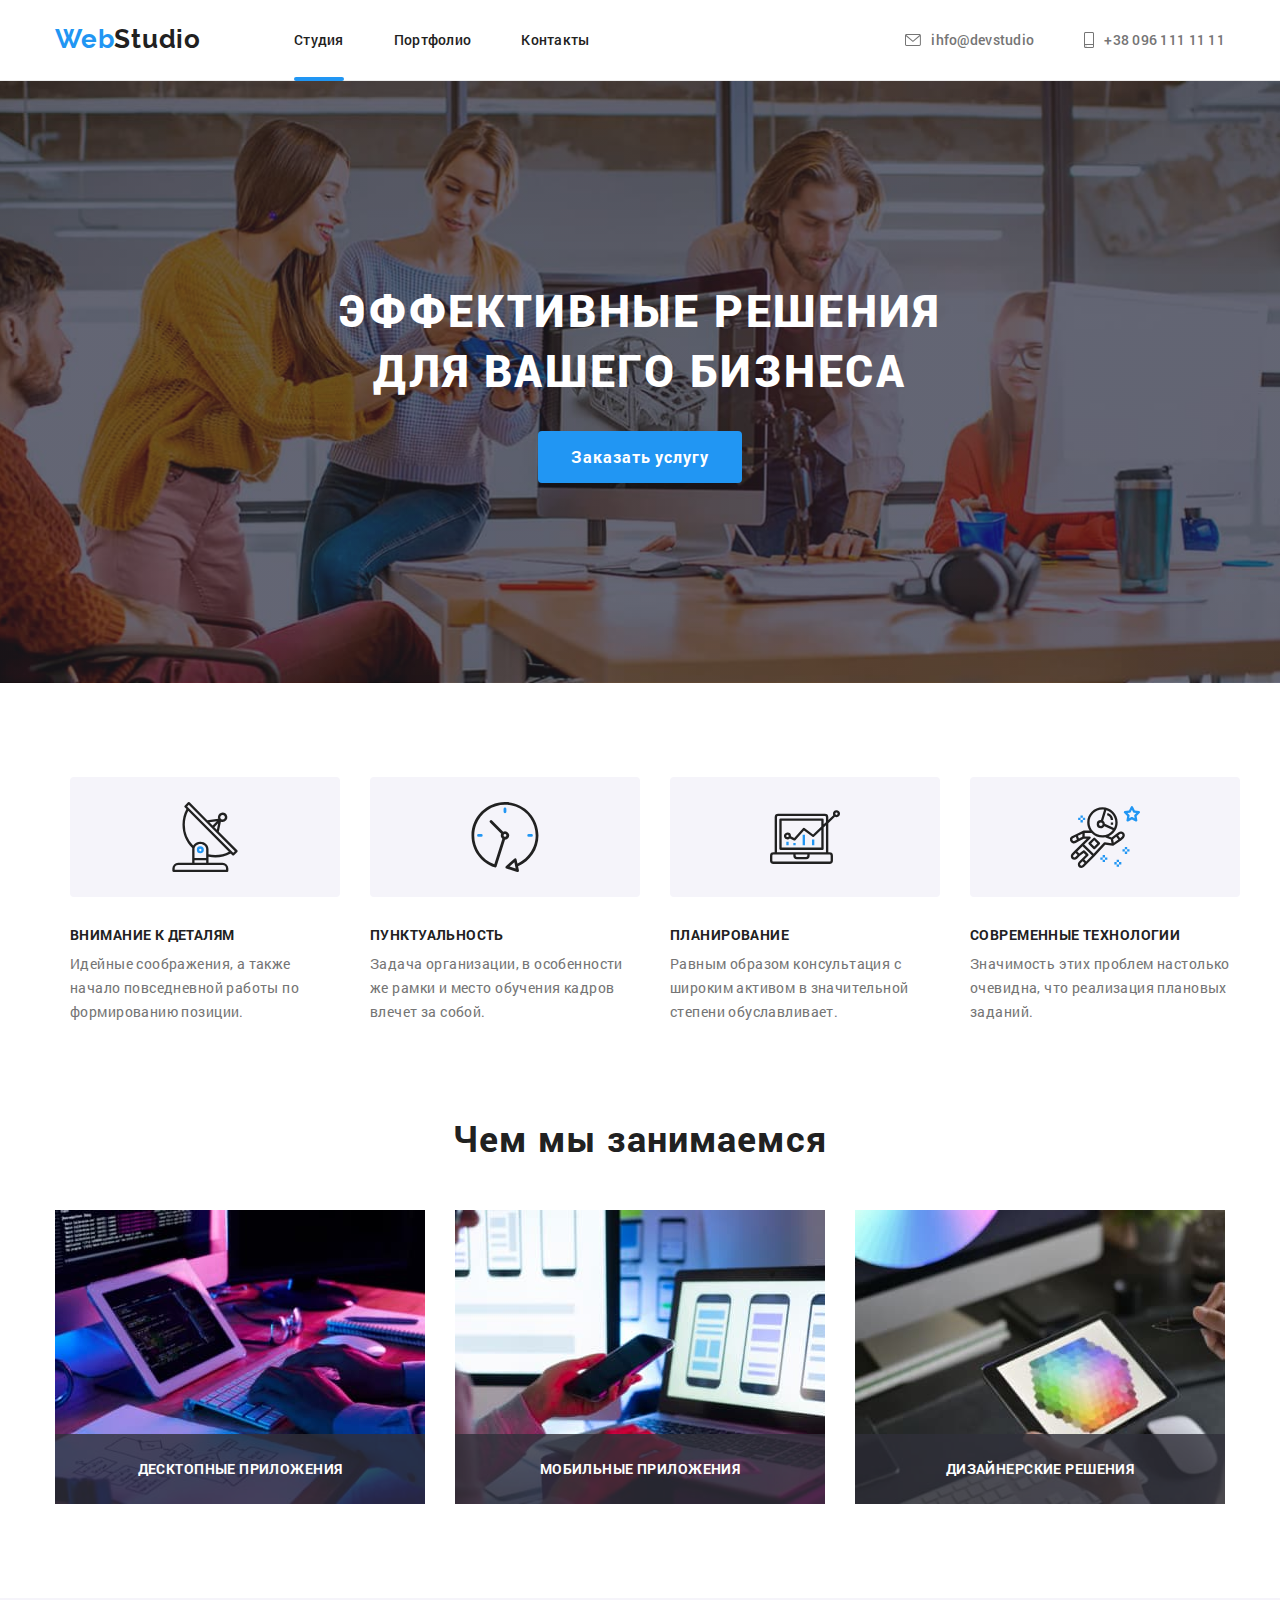
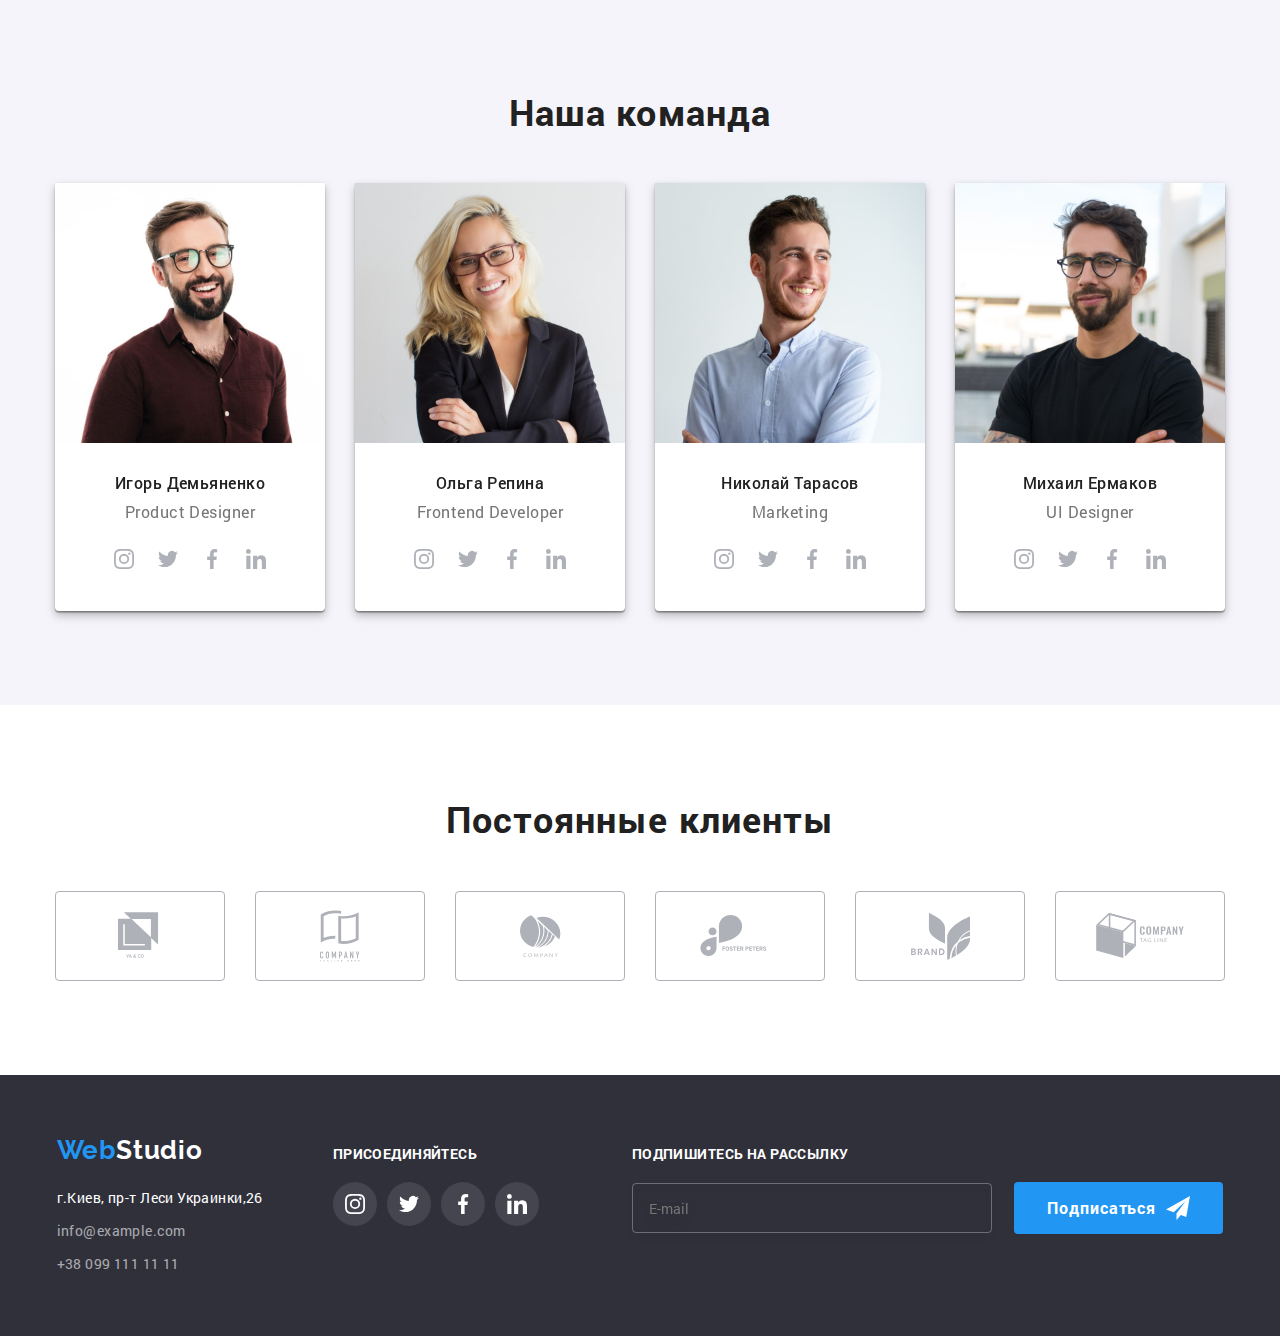
<file: index.html>
<!DOCTYPE html>
<html lang="ru">

<head>
    <meta charset="UTF-8">
    <meta http-equiv="X-UA-Compatible" content="IE=edge">
    <meta name="viewport" content="width=device-width, initial-scale=1.0">
    <title>Студия</title>
    
    <link rel="stylesheet" href="./css/main.min.css">
</head>

<body>

    <header class="page-header">
        <div class="container page-header__container">
        <nav class="page-header__nav">
            <div class="page-header__navigation">
            <a href="#" class="logo page-header__logo">Web<span class="logo__header">Studio</span></a>
            <ul class="site-nav">
                <li class="site-nav__nav-item"><a href="#" class="site-nav__link site-nav__link--current">Студия</a></li>
                <li class="site-nav__nav-item"><a href="./portfolio.html" class="site-nav__link">Портфолио</a></li>
                <li class="site-nav__nav-item"><a href="#" class="site-nav__link">Контакты</a></li>
            </ul>
            </div>
        </nav>
            <div class="contacts-content">
            <ul class="contacts">
            <li class="contacts__item">
                <a href="mailto:ihfo@devstudio" class="contacts__link">
                <svg class="contacts__icon" width="16" height="12">
                    <use href="./images/icons.svg#icon-envelope"  >
                    </use>
                </svg>
                ihfo@devstudio</a>
            </li>

            <li class="contacts__item">
                <a href="tel:+380961111111" class="contacts__link">
                <svg class="contacts__icon" width="10" height="16">
                    <use href="./images/icons.svg#icon-smartphone" >
                    </use>
                    </svg>
                     +38 096 111 11 11</a>
                </li>
             </ul>
             </div>
        </div>
    </header>

    <main>
        <!-- hero -->
        <section class="hero">
            <h1 class="hero__title">ЭФФЕКТИВНЫЕ РЕШЕНИЯ <br> ДЛЯ ВАШЕГО БИЗНЕСА
            </h1>
            <button type="button" class="hero__button" data-modal-open>Заказать услугу</button>
        </section>
        <!-- /hero -->
        <!-- description -->
        
        <section class="feature">
            <div class="container">
    
                <ul class="features">
                    <li class="feature__item">
                        <div class="feature__icons">
                            <svg class="features__icon">
                            <use href="./images/icons.svg#icon-antenna">
                            </use>
                            </svg>
                        </div>
                        <h3 class="feature__title">Внимание к деталям</h3>
                        <p class="feature__text">Идейные соображения, а также начало повседневной работы по формированию позиции.</p>
                    </li>

                    <li class="feature__item">
                        <div class="feature__icons">
                            <svg class="features__icon">
                            <use href="./images/icons.svg#icon-clock">
                            </use>
                            </svg>
                        </div>
                        <h3 class="feature__title">Пунктуальность</h3>
                        <p class="feature__text">Задача организации, в особенности же рамки и место обучения кадров влечет за собой.</p>
                    </li>

                    <li class="feature__item">
                        <div class="feature__icons">
                            <svg class="features__icon">
                            <use href="./images/icons.svg#icon-diagram">
                            </use>
                            </svg>
                        </div>
                        <h3 class="feature__title">Планирование</h3>
                        <p class="feature__text">Равным образом консультация с широким активом в значительной степени обуславливает.</p>
                    </li>

                    <li class="feature__item">
                        <div class="feature__icons">
                            <svg class="features__icon">
                            <use href="./images/icons.svg#icon-astronaut">
                            </use>
                            </svg>
                        </div>
                        <h3 class="feature__title">Современные технологии</h3>
                        <p class="feature__text">Значимость этих проблем настолько очевидна, что реализация плановых заданий.</p>
                    </li>
                </ul>
                </div>
            </section>
            
        <!-- /description -->
        <!-- do -->
                <section class="working">
                <div class="container">
                <h2 class="working__title">
                    Чем мы занимаемся
                </h2>
                <ul class="working__list">
                    <li class="working__item">
                        <div class="working_content">
                        <img src="./images/box1.jpg" alt="Структура" width="370" height="294">
                    <h3 class="working__subtitle">Десктопные приложения</h3>
                        </div>
                    </li>

                    <li class="working__item">
                        <div class="working_content">
                        <img src="./images/box2.jpg" alt="Стили" width="370" height="294">
                    <h3 class="working__subtitle">Мобильные приложения</h3>
                        </div>
                    </li>

                    <li class="working__item">
                        <div class="working_content">
                        <img src="./images/box3.jpg" alt="Спектр" width="370" height="294">
                    <h3 class="working__subtitle">Дизайнерские решения</h3>
                        </div>
                    </li>
                </ul>
                </div>
            </section>
            
            <!-- /do -->
            
            <!-- team -->

            
                <section class="team">
                    <div class="container">
                    <h2 class="team__title">
                        Наша команда
                    </h2>
                    <ul class="team__list">
                        <li class="team__item">
                                    <div class="team__thumb">
                                    <img src="./images/img1.jpg" alt="Демьяненко" width="270" height="260">
                                    </div>
                                    <div class="team__content">
                                    <h3 class="team__name">Игорь Демьяненко</h3>
                                    <p class="team__specialty">Product Designer</p>
                                <ul class="socials">
                                    <li class="socials__item">
                                        <a href="#" class="socials__link" aria-label="Инстаграм">
                                            <svg class="socials__icon" width="20" height="20">
                                                <use href="./images/icons.svg#icon-instagram">
                                                </use>
                                            </svg>
                                        </a>
                                    </li>
                                
                                    <li class="socials__item">
                                        <a href="#" class="socials__link" aria-label="Твиттер">
                                            <svg class="socials__icon" width="20" height="20">
                                                <use href="./images/icons.svg#icon-twitter">
                                                </use>
                                            </svg>
                                        </a>
                                    </li>
                                
                                    <li class="socials__item">
                                        <a href="#" class="socials__link" aria-label="Фейсбук">
                                            <svg class="socials__icon" width="20" height="20">
                                                <use href="./images/icons.svg#icon-facebook">
                                                </use>
                                            </svg>
                                        </a>
                                    </li>
                                
                                    <li class="socials__item">
                                        <a href="#" class="socials__link" aria-label="ЛинкедИн">
                                            <svg class="socials__icon" width="20" height="20">
                                                <use href="./images/icons.svg#icon-linkedin">
                                                </use>
                                            </svg>
                                        </a>
                                    </li>
                                </ul>
                                </div>
                                
                                </li>

                        <li class="team__item">
                                    <div class="team__thumb">
                                    <img src="./images/img2.jpg" alt="Репина" width="270" height="260">
                                </div>
                                    <div class="team__content">
                                    <h3 class="team__name">Ольга Репина</h3>
                                    <p class="team__specialty">Frontend Developer</p>
                                <ul class="socials">
                                    <li class="socials__item">
                                        <a href="#" class="socials__link" aria-label="Инстаграм">
                                            <svg class="socials__icon" width="20" height="20">
                                                <use href="./images/icons.svg#icon-instagram">
                                                </use>
                                            </svg>
                                        </a>
                                    </li>
                                
                                    <li class="socials__item">
                                        <a href="#" class="socials__link" aria-label="Твиттер">
                                            <svg class="socials__icon" width="20" height="20">
                                                <use href="./images/icons.svg#icon-twitter">
                                                </use>
                                            </svg>
                                        </a>
                                    </li>
                                
                                    <li class="socials__item">
                                        <a href="#" class="socials__link" aria-label="Фейсбук">
                                            <svg class="socials__icon" width="20" height="20">
                                                <use href="./images/icons.svg#icon-facebook">
                                                </use>
                                            </svg>
                                        </a>
                                    </li>
                                
                                    <li class="socials__item">
                                        <a href="#" class="socials__link" aria-label="ЛинкедИн">
                                            <svg class="socials__icon" width="20" height="20">
                                                <use href="./images/icons.svg#icon-linkedin">
                                                </use>
                                            </svg>
                                        </a>
                                    </li>
                                </ul>
                                </div>
                                
                                </li>

                        <li class="team__item">
                                    <div class="team__thumb">
                                    <img src="./images/img3.jpg" alt="Тарасов" width="270" height="260">
                                </div>
                                    <div class="team__content">
                                    <h3 class="team__name">Николай Тарасов</h3>
                                    <p class="team__specialty">Marketing</p>
                                 <ul class="socials">
                                    <li class="socials__item">
                                        <a href="#" class="socials__link" aria-label="Инстаграм">
                                            <svg class="socials__icon" width="20" height="20">
                                                <use href="./images/icons.svg#icon-instagram">
                                                </use>
                                            </svg>
                                        </a>
                                    </li>
                                
                                    <li class="socials__item">
                                        <a href="#" class="socials__link" aria-label="Твиттер">
                                            <svg class="socials__icon" width="20" height="20">
                                                <use href="./images/icons.svg#icon-twitter">
                                                </use>
                                            </svg>
                                        </a>
                                    </li>
                                
                                    <li class="socials__item">
                                        <a href="#" class="socials__link" aria-label="Фейсбук">
                                            <svg class="socials__icon" width="20" height="20">
                                                <use href="./images/icons.svg#icon-facebook">
                                                </use>
                                            </svg>
                                        </a>
                                    </li>
                                
                                    <li class="socials__item">
                                        <a href="#" class="socials__link" aria-label="ЛинкедИн">
                                            <svg class="socials__icon" width="20" height="20">
                                                <use href="./images/icons.svg#icon-linkedin">
                                                </use>
                                            </svg>
                                        </a>
                                    </li>
                                </ul>
                                </div>
                                
                                </li>
                                
                        <li class="team__item">
                                    <div class="team__thumb">
                                    <img src="./images/img4.jpg" alt="Ермаков" width="270" height="260">
                                </div>
                                    <div class="team__content">
                                    <h3 class="team__name">Михаил Ермаков</h3>
                                    <p class="team__specialty">UI Designer</p>
                                <ul class="socials">
                                    <li class="socials__item">
                                        <a href="#" class="socials__link" aria-label="Инстаграм">
                                            <svg class="socials__icon" width="20" height="20">
                                                <use href="./images/icons.svg#icon-instagram">
                                                </use>
                                            </svg>
                                        </a>
                                    </li>
                                
                                    <li class="socials__item">
                                        <a href="#" class="socials__link" aria-label="Твиттер">
                                            <svg class="socials__icon" width="20" height="20">
                                                <use href="./images/icons.svg#icon-twitter">
                                                </use>
                                            </svg>
                                        </a>
                                    </li>
                                
                                    <li class="socials__item">
                                        <a href="#" class="socials__link" aria-label="Фейсбук">
                                            <svg class="socials__icon" width="20" height="20">
                                                <use href="./images/icons.svg#icon-facebook">
                                                </use>
                                            </svg>
                                        </a>
                                    </li>
                                
                                    <li class="socials__item">
                                        <a href="#" class="socials__link" aria-label="ЛинкедИн">
                                            <svg class="socials__icon" width="20" height="20">
                                                <use href="./images/icons.svg#icon-linkedin">
                                                </use>
                                            </svg>
                                        </a>
                                    </li>
                                </ul>
                                </div>
                                
                                </li>
                    </ul>
                    </div>
                </section>
            
            <!-- /team -->
       <!-- clients -->
       
    <section class="regular--clients">
       <div class="container">
            <h2 class="regular__clients-title">
               Постоянные клиенты
           </h2>
           <ul class="regular-clients__list">
               <li class="regular-clients__item"> 
                <a href="#" class="regular-clients__link">
                    <svg class="regular-clients__icon" width="44.27px" height="49.23px">
                    <use href="./images/icons.svg#icon-logo1">
                    </use>
                    </svg>
                </a>
                </li>

            <li class="regular-clients__item">
                    <a href="#" class="regular-clients__link">
                    <svg class="regular-clients__icon" width="40px" height="52px">
                        <use href="./images/icons.svg#icon-logo2">
                        </use>
                    </svg>
                    </a>
            </li>

            <li class="regular-clients__item">
                    <a href="#" class="regular-clients__link">
                    <svg class="regular-clients__icon" width="41px" height="42.6px">
                        <use href="./images/icons.svg#icon-logo3">
                        </use>
                    </svg>
                    </a>
            </li>

            <li class="regular-clients__item">
                    <a href="#" class="regular-clients__link">
                    <svg class="regular-clients__icon" width="79.66px" height="42.02px">
                        <use href="./images/icons.svg#icon-logo4">
                        </use>
                    </svg>
                    </a>
                
            </li>

            <li class="regular-clients__item">
                    <a href="#" class="regular-clients__link">
                    <svg class="regular-clients__icon" width="59px" height="47px">
                        <use href="./images/icons.svg#icon-logo5">
                        </use>
                    </svg>
                    </a>
                
            </li>

            <li class="regular-clients__item">
                    <a href="#" class="regular-clients__link">
                    <svg class="regular-clients__icon" width="88.48px" height="45.44px">
                        <use href="./images/icons.svg#icon-logo6">
                        </use>
                    </svg>
                    </a>
                
            </li>
           </ul>

        </div>
        </section>
       <!-- /clients -->
    </main>

    
        <footer class="page-footer">
            
            <!-- contacts -->
            
                <div class="container page-footer__content">
                    <section class="address">
                <a href="#" class="logo">Web<span class="logo__footer">Studio</span></a>
                <address class="address__content">
                    <p class="address__text"> г.Киев, пр-т Леси Украинки,26</p>
                    <ul class="address__list">
                        <li class="address__item">
                            <a href="mailto:info@example.com" class="address__link">info@example.com</a>
                        </li>
                        <li class="address__item">
                            <a href="tel:+380991111111" class="address__link">+38 099 111 11 11</a>
                        </li>
                    </ul>
                </address>
                
                </section>
                <section class="join">
                    <h3 class="join__title">Присоединяйтесь</h3>
                    <ul class="join__list">
                        <li class="join__item">
                            <a href="" class="join__link" aria-label="Инстаграм">
                                <svg class="join__icon">
                                    <use href="./images/icons.svg#icon-instagram"></use>
                                </svg>
                            </a>
                        </li>
                        <li class="join__item">
                            <a href="" class="join__link" aria-label="Твиттер">
                                <svg class="join__icon">
                                    <use href="./images/icons.svg#icon-twitter"></use>
                                </svg>
                            </a>
                        </li>
                        <li class="join__item">
                            <a href="" class="join__link" aria-label="Фейсбук">
                                <svg class="join__icon">
                                    <use href="./images/icons.svg#icon-facebook"></use>
                                </svg>
                            </a>
                        </li>
                        <li class="join__item">
                            <a href="" class="join__link" aria-label="Линкедин">
                                <svg class="join__icon">
                                    <use href="./images/icons.svg#icon-linkedin"></use>
                                </svg>
                            </a>
                        </li>
                    </ul>
                </section>
                <section class="subscribe">
                    <h3 class="subscribe__title">Подпишитесь на рассылку</h3>
                    <form class="subscribe__form">
                        <input type="email" name="mail" class="subscribe__input" autocomplete="off" placeholder="E-mail"> 
                        <button type="submit" class="subscribe__button">Подписаться
                           <svg class="subscribe__icon">
                            <use href="./images/icons.svg#icon-send">

                            </use>

                            </svg> 
                        </button>                       
                    </form>

                </section>
                </div>
            <!-- /contacts -->
            
        </footer>
    <div class="backdrop is-hidden" data-modal>
        <div class="modal">
            <button type="button" class="modal__button--close" data-modal-close>
                <svg class="modal__icon-close" >
                    <use href="./images/icons.svg#icon-closex">
                    </use>
                    </svg>
            </button>
            <h2 class="modal__title">Оставьте свои данные, мы вам перезвоним</h2>
            <form class="modal__form">
                <div class="modal__content">
                <div class="form">
                    <label for="name" class="form__lable">Имя</label>
                    <input type="text" name="name" id="name" autocomplete="off" class="form__input">
                    <svg class="form__icon name">
                        <use href="./images/icons.svg#icon-person-black"></use>
                    </svg>
                </div>
                <div class="form">
                    <label for="tel" class="form__lable">Телефон</label>
                    <input type="tel" name="tel" id="tel" autocomplete="off" class="form__input">
                    <svg class="form__icon tel">
                        <use href="./images/icons.svg#icon-phone-black"></use>
                    </svg>
                </div>
                
                <div class="form">
                    <label for="mail" class="form__lable">Почта</label>
                    <input type="email" name="mail" id="mail" autocomplete="off" class="form__input">
                    <svg class="form__icon email">
                        <use href="./images/icons.svg#icon-email-black"></use>
                    </svg>
                </div>
                
                <label for="comment" class="form__lable">Комментарий</label>
                <textarea name="comment" id="comment" class="form__textarea" placeholder="Введите текст"></textarea>
                
                <div class="checkbox">
                    <input type="checkbox" name="policy" id="policy" class="checkbox__icon visually-hidden">
                    <label for="policy" class="checkbox__lable">Соглашаюсь с рассылкой и принимаю <a href="" class="checkbox__policy-link">Условия договора</a></label>
                              
                </div>
                </div>
                
                <button type="submit" class="modal__button">Отправить</button>
            </form>
        </div>

    </div>
    <script src="./js/modal.js">
    </script>

</body>

</html>
</file>
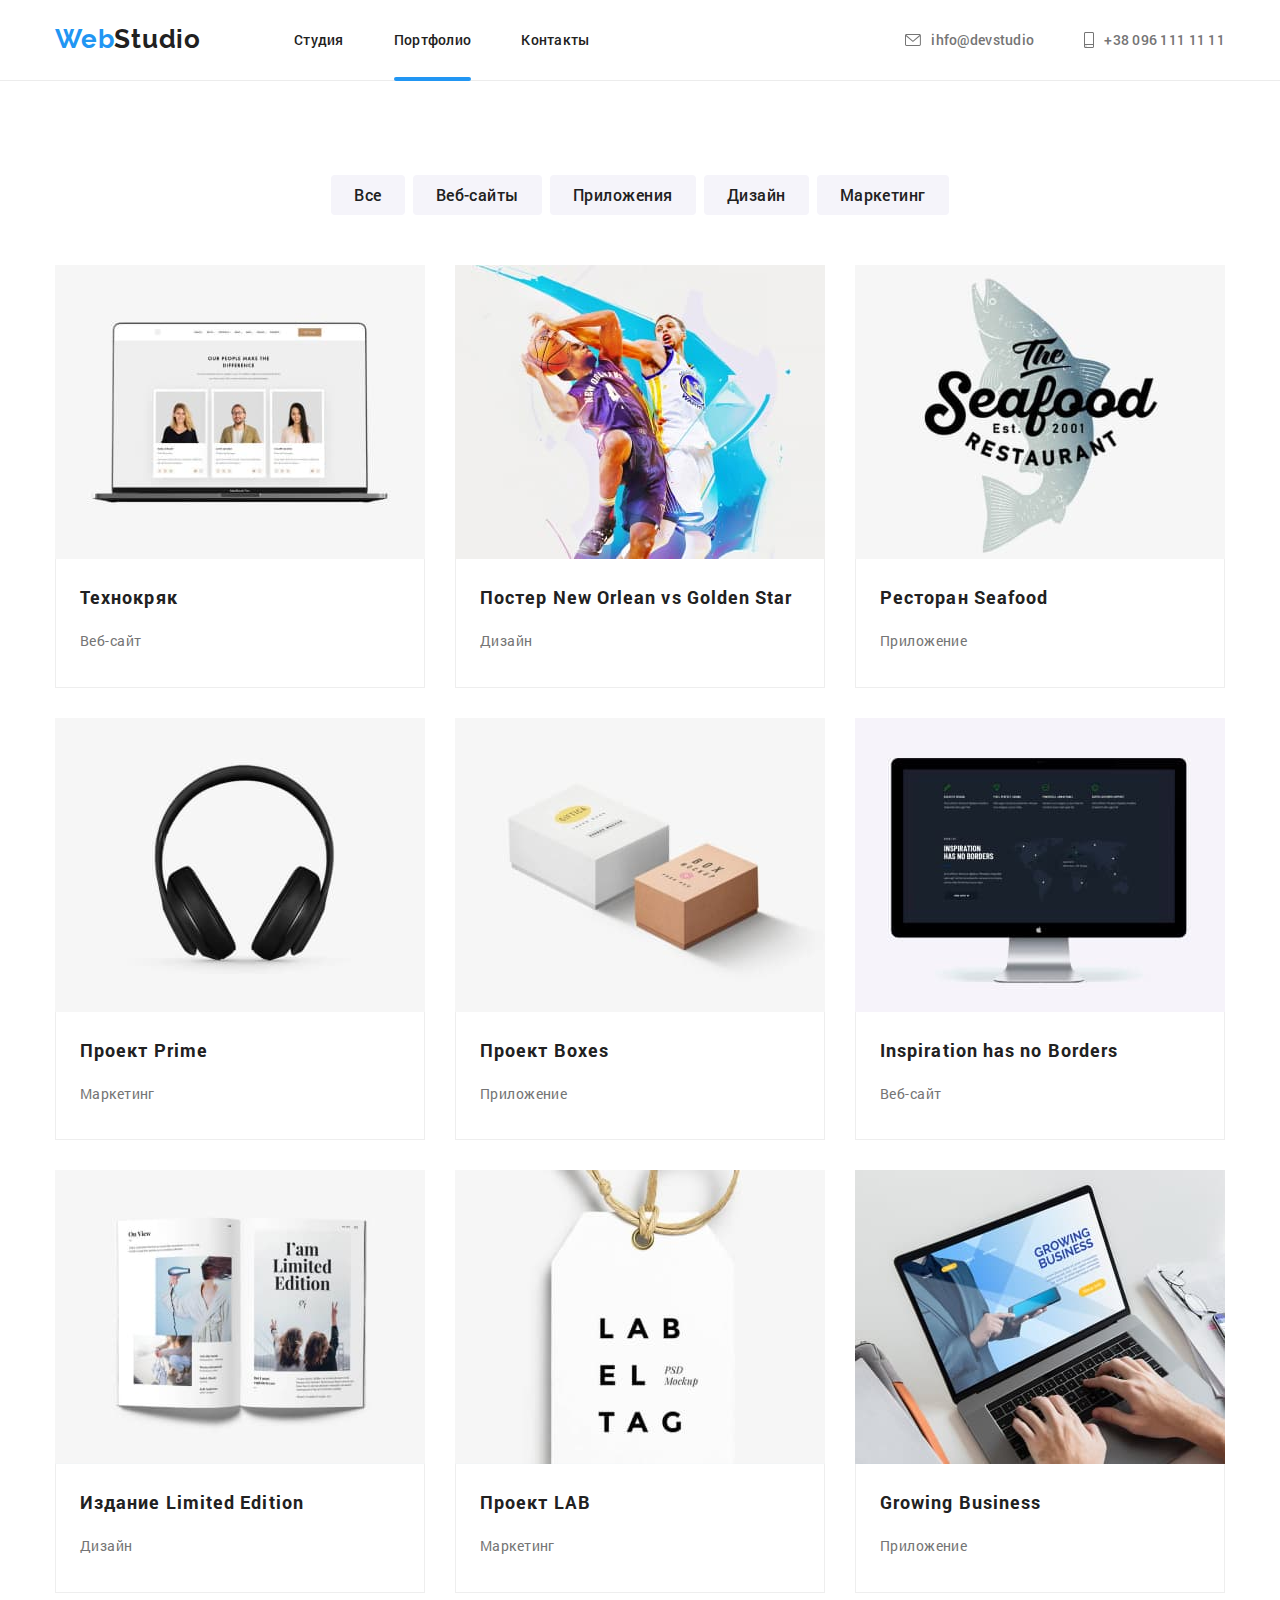
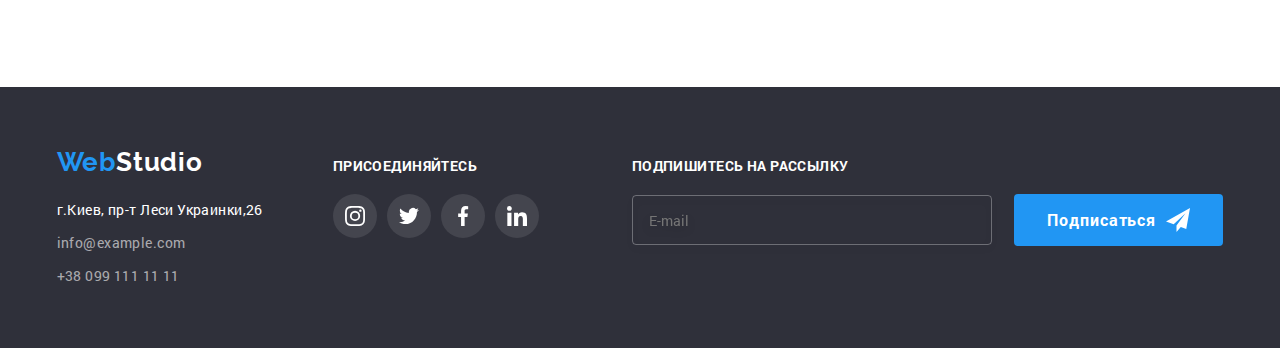
<file: portfolio.html>
<!DOCTYPE html>
<html lang="ru">

<head>
    <meta charset="UTF-8">
    <meta http-equiv="X-UA-Compatible" content="IE=edge">
    <meta name="viewport" content="width=device-width, initial-scale=1.0">
    <title>Портфолио</title>
  
    <link rel="stylesheet" href="./css/portfolio.min.css">
</head>

<body>
    <header class="page-header">
        <div class="container page-header__container">
            <nav class="page-header__nav">
                <div class="page-header__navigation">
                    <a href="#" class="logo page-header__logo">Web<span class="logo__header">Studio</span></a>
                    <ul class="site-nav">
                        <li class="site-nav__nav-item"><a href="./index.html" class="site-nav__link">Студия</a>
                        </li>
                        <li class="site-nav__nav-item"><a href="#" class="site-nav__link site-nav__link--current">Портфолио</a></li>
                        <li class="site-nav__nav-item"><a href="#" class="site-nav__link">Контакты</a></li>
                    </ul>
                </div>
            </nav>
            <div class="contacts-content">
                <ul class="contacts">
                    <li class="contacts__item">
                        <a href="mailto:ihfo@devstudio" class="contacts__link">
                            <svg class="contacts__icon" width="16" height="12">
                                <use href="./images/icons.svg#icon-envelope">
                                </use>
                            </svg>
                            ihfo@devstudio</a>
                    </li>
    
                    <li class="contacts__item">
                        <a href="tel:+380961111111" class="contacts__link">
                            <svg class="contacts__icon" width="10" height="16">
                                <use href="./images/icons.svg#icon-smartphone">
                                </use>
                            </svg>
                            +38 096 111 11 11</a>
                    </li>
                </ul>
            </div>
        </div>
    </header>

    
    <main>
        <!--  -->
        
            <section class="portfolio">
                <div class="container">
                <h2 hidden>Фильтр</h2>
                <ul class="portfolio__item">
                    <li class="portfolio__button"><button type="button" class="portfolio__button--link">Все</button></li>
                    <li class="portfolio__button"><button type="button" class="portfolio__button--link">Веб-сайты</button></li>
                    <li class="portfolio__button"><button type="button" class="portfolio__button--link">Приложения</button></li>
                    <li class="portfolio__button"><button type="button" class="portfolio__button--link">Дизайн</button></li>
                    <li class="portfolio__button"><button type="button" class="portfolio__button--link">Маркетинг</button></li>
                </ul>
                <ul class="portfolio__project">
                    <li class="portfolio__list">
                        <article class="portfolio__article">
                        <div class="portfolio__thumb"> 
                             <img src="./images/website-laptop.jpg" alt="веб-сайт технокряк" width="370" height="294">
                             <p class="portfolio__description">Технокряк это современная площадка распространения коронавируса. Компании используют эту платформу для цифрового
                                шпионажа и атак на защищённые сервера конкурентов.</p>
                        </div>
                        <div class="portfolio__card">
                            <h3 class="portfolio__subtitle">Технокряк</h3>
                            <p class="portfolio__text">Веб-сайт</p>
                        </div>
                        </article>
                    </li>

                    <li class="portfolio__list">
                        <article class="portfolio__article">
                            <div class="portfolio__thumb">
                              <img src="./images/design-poster.jpg" alt="дизайн постер" width="370" height="294">
                            <p class="portfolio__description">Технокряк это современная площадка распространения коронавируса. Компании используют эту
                                платформу для цифрового
                                шпионажа и атак на защищённые сервера конкурентов.</p>
                            </div>
                        <div class="portfolio__card">
                        <h3 class="portfolio__subtitle">Постер New Orlean vs Golden Star</h3>
                        <p class="portfolio__text">Дизайн</p>
                        </div>
                        </article>
                    </li>

                    <li class="portfolio__list">
                        <article class="portfolio__article">
                            <div class="portfolio__thumb">
                               <img src="./images/application-restaurant.jpg" alt="приложение ресторан" width="370" height="294">
                            <p class="portfolio__description">Технокряк это современная площадка распространения коронавируса. Компании используют эту
                                платформу для цифрового
                                шпионажа и атак на защищённые сервера конкурентов.</p>
                            </div>
                        <div class="portfolio__card">
                        <h3 class="portfolio__subtitle">Ресторан Seafood</h3>
                        <p class="portfolio__text">Приложение</p>
                        </div>
                        </article>
                    </li>
                    
                    <li class="portfolio__list">
                        <article class="portfolio__article">
                            <div class="portfolio__thumb">
                               <img src="./images/marketing-prime.jpg" alt="маркетинг прайм" width="370" height="294">
                                <p class="portfolio__description">Технокряк это современная площадка распространения коронавируса. Компании используют эту
                                    платформу для цифрового
                                    шпионажа и атак на защищённые сервера конкурентов.</p>
                            </div>
                        <div class="portfolio__card">
                        <h3 class="portfolio__subtitle">Проект Prime</h3>
                        <p class="portfolio__text">Маркетинг</p>
                        </div>
                        </article>
                    </li>

                    <li class="portfolio__list">
                        <article class="portfolio__article">
                            <div class="portfolio__thumb">
                             <img src="./images/application-boxes.jpg" alt="приложение коробки" width="370" height="294">
                                <p class="portfolio__description">Технокряк это современная площадка распространения коронавируса. Компании используют эту
                                    платформу для цифрового
                                    шпионажа и атак на защищённые сервера конкурентов.</p>
                            </div>
                        <div class="portfolio__card">
                        <h3 class="portfolio__subtitle">Проект Boxes</h3>
                        <p class="portfolio__text">Приложение</p>
                        </div>
                        </article>
                    </li>

                    <li class="portfolio__list">
                        <article class="portfolio__article">
                            <div class="portfolio__thumb">
                            <img src="./images/website-inspiration.jpg" alt="веб-сайт вдохновение" width="370" height="294">
                                 <p class="portfolio__description">Технокряк это современная площадка распространения коронавируса. Компании используют эту
                            платформу для цифрового
                            шпионажа и атак на защищённые сервера конкурентов.</p>
                        </div>
                        <div class="portfolio__card">
                        <h3 class="portfolio__subtitle">Inspiration has no Borders</h3>
                        <p class="portfolio__text">Веб-сайт</p>
                       </div>
                       </article>
                    </li>

                    <li class="portfolio__list">
                        <article class="portfolio__article">
                            <div class="portfolio__thumb">
                              <img src="./images/design-limited.jpg" alt="дизайн издание" width="370" height="294">
                             <p class="portfolio__description">Технокряк это современная площадка распространения коронавируса. Компании используют эту
                            платформу для цифрового
                            шпионажа и атак на защищённые сервера конкурентов.</p>
                            </div>
                        <div class="portfolio__card">
                        <h3 class="portfolio__subtitle">Издание Limited Edition</h3>
                        <p class="portfolio__text">Дизайн</p>
                        </div>
                        </article>
                    </li>

                    <li class="portfolio__list">
                        <article class="portfolio__article">
                            <div class="portfolio__thumb">
                              <img src="./images/marketing-lab.jpg" alt="маркетинг лаб" width="370" height="294">
                            <p class="portfolio__description">Технокряк это современная площадка распространения коронавируса. Компании используют эту
                                платформу для цифрового
                                шпионажа и атак на защищённые сервера конкурентов.</p>
                            </div>
                        <div class="portfolio__card">
                        <h3 class="portfolio__subtitle">Проект LAB</h3>
                        <p class="portfolio__text">Маркетинг</p>
                         
                    </div>
                        </article>
                    </li>
                    
                    <li class="portfolio__list">
                        <article class="portfolio__article">
                            <div class="portfolio__thumb">
                             <img src="./images/application-growing.jpg" alt="приложение бизнес" width="370" height="294">
                             <p class="portfolio__description">Технокряк это современная площадка распространения коронавируса. Компании используют эту
                            платформу для цифрового
                            шпионажа и атак на защищённые сервера конкурентов.</p>
                            </div>
                        <div class="portfolio__card">
                        <h3 class="portfolio__subtitle">Growing Business</h3>
                        <p class="portfolio__text">Приложение</p>
                        </div>
                        </article>
                    </li>
                </ul>
                </div>
            </section>
        
        <!--/  -->
    </main>
   
        <footer class="page-footer">
        
            <!-- contacts -->
        
            <div class="container page-footer__content">
                <section class="address">
                    <a href="#" class="logo">Web<span class="logo__footer">Studio</span></a>
                    <address class="address__content">
                        <p class="address__text"> г.Киев, пр-т Леси Украинки,26</p>
                        <ul class="address__list">
                            <li class="address__item">
                                <a href="mailto:info@example.com" class="address__link">info@example.com</a>
                            </li>
                            <li class="address__item">
                                <a href="tel:+380991111111" class="address__link">+38 099 111 11 11</a>
                            </li>
                        </ul>
                    </address>
        
                </section>
                <section class="join">
                    <h3 class="join__title">Присоединяйтесь</h3>
                    <ul class="join__list">
                        <li class="join__item">
                            <a href="" class="join__link" aria-label="Инстаграм">
                                <svg class="join__icon">
                                    <use href="./images/icons.svg#icon-instagram"></use>
                                </svg>
                            </a>
                        </li>
                        <li class="join__item">
                            <a href="" class="join__link" aria-label="Твиттер">
                                <svg class="join__icon">
                                    <use href="./images/icons.svg#icon-twitter"></use>
                                </svg>
                            </a>
                        </li>
                        <li class="join__item">
                            <a href="" class="join__link" aria-label="Фейсбук">
                                <svg class="join__icon">
                                    <use href="./images/icons.svg#icon-facebook"></use>
                                </svg>
                            </a>
                        </li>
                        <li class="join__item">
                            <a href="" class="join__link" aria-label="Линкедин">
                                <svg class="join__icon">
                                    <use href="./images/icons.svg#icon-linkedin"></use>
                                </svg>
                            </a>
                        </li>
                    </ul>
                </section>
                <section class="subscribe">
                    <h3 class="subscribe__title">Подпишитесь на рассылку</h3>
                    <form class="subscribe__form">
                        <input type="email" name="mail" class="subscribe__input" autocomplete="off" placeholder="E-mail">
                        <button type="submit" class="subscribe__button">Подписаться
                            <svg class="subscribe__icon">
                                <use href="./images/icons.svg#icon-send">
        
                                </use>
        
                            </svg>
                        </button>
                    </form>
        
                </section>
            </div>
            <!-- /contacts -->
        
        </footer>
   
</body>

</html>
</file>
<file: css/main.min.css>
@font-face{font-family:'Raleway';font-style:normal;font-weight:700;src:url("../fonts/raleway-bold.woff2") format("woff2"),url("../fonts/raleway-bold.ttf") format("ttf")}@font-face{font-family:'Roboto';font-style:normal;font-weight:400;src:url("../fonts/roboto-regular.woff2") format("woff2"),url("../fonts/roboto-regular.ttf") format("ttf")}@font-face{font-family:'Roboto';font-style:normal;font-weight:500;src:url("../fonts/roboto-medium.woff2") format("woff2"),url("../fonts/roboto-medium.ttf") format("ttf")}@font-face{font-family:'Roboto';font-style:normal;font-weight:700;src:url("../fonts/roboto-bold.woff2") format("woff2"),url("../fonts/roboto-bold.ttf") format("ttf")}@font-face{font-family:'Roboto';font-style:normal;font-weight:900;src:url("../fonts/roboto-black.woff2") format("woff2"),url("../fonts/roboto-black.ttf") format("ttf")}/*! modern-normalize v1.0.0 | MIT License | https://github.com/sindresorhus/modern-normalize */*,*::before,*::after{-webkit-box-sizing:border-box;box-sizing:border-box}:root{-moz-tab-size:4;-o-tab-size:4;tab-size:4}html{line-height:1.15;-webkit-text-size-adjust:100%}body{margin:0}body{font-family:system-ui,-apple-system,"Segoe UI",Roboto,Helvetica,Arial,sans-serif,"Apple Color Emoji","Segoe UI Emoji"}hr{height:0;color:inherit}abbr[title]{-webkit-text-decoration:underline dotted;text-decoration:underline dotted}b,strong{font-weight:bolder}code,kbd,samp,pre{font-family:ui-monospace, SFMono-Regular, Consolas, 'Liberation Mono', Menlo, monospace;font-size:1em}small{font-size:80%}sub,sup{font-size:75%;line-height:0;position:relative;vertical-align:baseline}sub{bottom:-0.25em}sup{top:-0.5em}table{text-indent:0;border-color:inherit}button,input,optgroup,select,textarea{font-family:inherit;font-size:100%;line-height:1.15;margin:0}button,select{text-transform:none}button,[type='button'],[type='reset'],[type='submit']{-webkit-appearance:button}::-moz-focus-inner{border-style:none;padding:0}:-moz-focusring{outline:1px dotted ButtonText}:-moz-ui-invalid{box-shadow:none}legend{padding:0}progress{vertical-align:baseline}::-webkit-inner-spin-button,::-webkit-outer-spin-button{height:auto}[type='search']{-webkit-appearance:textfield;outline-offset:-2px}::-webkit-search-decoration{-webkit-appearance:none}::-webkit-file-upload-button{-webkit-appearance:button;font:inherit}summary{display:list-item}img{display:block;max-width:100%;height:auto}.site-nav__link,.contacts__link,.logo,.address__link{text-decoration:none}.site-nav,.contacts,.features,.working__list,.socials,.team__list,.regular-clients__list,.address__list,.join__list{list-style:none;margin:0;padding:0}.container,.features{margin-left:auto;margin-right:auto;width:1200px;padding-left:15px;padding-right:15px}.working,.team,.regular--clients{padding:94px 0}.contacts__icon,.modal__icon-close,.name,.tel,.email,.socials__icon,.regular-clients__icon,.join__icon{fill:currentColor}body{color:#757575;background-color:#fff;font-family:Roboto,sans-serif;font-weight:400;font-size:14px;line-height:1.7;letter-spacing:.03em}.page-header{background-color:#fff;border-bottom:1px solid #ececec}.page-header__container{display:-webkit-box;display:-ms-flexbox;display:flex;-webkit-box-align:center;-ms-flex-align:center;align-items:center;-webkit-box-pack:center;-ms-flex-pack:center;justify-content:center}.page-header__navigation{display:-webkit-box;display:-ms-flexbox;display:flex;-webkit-box-align:center;-ms-flex-align:center;align-items:center;-webkit-box-pack:center;-ms-flex-pack:center;justify-content:center}.site-nav{display:-webkit-box;display:-ms-flexbox;display:flex;-webkit-box-align:center;-ms-flex-align:center;align-items:center;-webkit-box-pack:center;-ms-flex-pack:center;justify-content:center;margin-left:93px}.site-nav__nav-item+.site-nav__nav-item{margin-left:50px}.site-nav__link--current{color:#2196f3;position:relative}.site-nav__link--current::after{content:'';position:absolute;left:0;bottom:-1px;display:block;width:100%;height:4px;background-color:#2196f3;border-radius:2px}.site-nav__link{display:block;padding-top:32px;padding-bottom:32px;color:#212121;font-family:Roboto,sans-serif;font-weight:500;font-size:14px;line-height:1.14;letter-spacing:.02em;-webkit-transition:color 250ms cubic-bezier(0.4, 0, 0.2, 1);transition:color 250ms cubic-bezier(0.4, 0, 0.2, 1)}.site-nav__link:hover,.site-nav__link:focus{color:#2196f3}.contacts{display:-webkit-box;display:-ms-flexbox;display:flex;-webkit-box-align:center;-ms-flex-align:center;align-items:center;-webkit-box-pack:center;-ms-flex-pack:center;justify-content:center;margin-left:auto}.contacts__item+.contacts__item{margin-left:50px}.contacts-content{margin-left:auto}.contacts__link{display:-webkit-box;display:-ms-flexbox;display:flex;-webkit-box-align:center;-ms-flex-align:center;align-items:center;-webkit-box-pack:center;-ms-flex-pack:center;justify-content:center;color:#757575;font-family:Roboto,sans-serif;font-weight:500;font-size:14px;line-height:1.14;letter-spacing:.02em;-webkit-transition:250ms cubic-bezier(0.4, 0, 0.2, 1);transition:250ms cubic-bezier(0.4, 0, 0.2, 1)}.contacts__icon{display:block;margin-right:10px;background-size:contain;background-position:center}.contacts__link:hover,.contacts__link:focus{color:#2196f3}.contacts__link:hover,.contacts__link:focus{color:#2196f3}.logo{color:#2196f3;font-family:Raleway,sans-serif;font-weight:700;font-size:26px;line-height:1.2;letter-spacing:.03em}.logo__header{color:#212121}.logo__footer{color:#fff}.hero{padding-top:200px;padding-bottom:200px;text-align:center;background-color:#c4c4c4;max-width:1600px;margin-left:auto;margin-right:auto;background-image:-webkit-gradient(linear, left top, right top, from(rgba(47,48,58,0.4)), to(rgba(47,48,58,0.4))),url("../images/background-hero.jpg");background-image:linear-gradient(to right, rgba(47,48,58,0.4), rgba(47,48,58,0.4)),url("../images/background-hero.jpg");background-repeat:no-repeat;background-position:center;background-size:cover}.hero__title{margin-top:0;margin-bottom:30px;color:#fff;font-family:Roboto,sans-serif;font-weight:900;font-size:44px;line-height:1.36;letter-spacing:.06em}.hero__button{display:inline-block;border-radius:4px;border:1px solid transparent;padding:10px 32px;min-width:200px;color:#fff;background-color:#2196f3;font-family:Roboto,sans-serif;font-weight:700;font-size:16px;line-height:1.87;letter-spacing:.06em;cursor:pointer}.features{display:-webkit-box;display:-ms-flexbox;display:flex;-webkit-box-align:center;-ms-flex-align:center;align-items:center;-webkit-box-pack:center;-ms-flex-pack:center;justify-content:center;margin:0;padding:0;list-style:none}.feature{padding-top:94px}.feature__item{width:270px;margin-right:30px}.feature__item:nth-child(4n){margin-right:0}.feature__icons{display:-webkit-box;display:-ms-flexbox;display:flex;-webkit-box-align:center;-ms-flex-align:center;align-items:center;-webkit-box-pack:center;-ms-flex-pack:center;justify-content:center;border-radius:4px;height:120px;background-color:#f5f4fa}.features__icon{width:70px;height:70px}.feature__title{margin-top:30px;margin-bottom:10px;color:#212121;font-family:Roboto,sans-serif;font-weight:700;font-size:14px;line-height:1.14;letter-spacing:.03em;text-transform:uppercase}.feature__text{margin-top:0;margin-bottom:0}.backdrop{position:fixed;left:0;top:0;width:100%;height:100%;background-color:rgba(0,0,0,0.2);opacity:1;-webkit-transition:opacity 250ms cubic-bezier(0.4, 0, 0.2, 1);transition:opacity 250ms cubic-bezier(0.4, 0, 0.2, 1)}.backdrop.is-hidden{opacity:0;pointer-events:none}.modal{position:absolute;top:50%;left:50%;width:528px;height:581px;padding:40px;font-family:Roboto,sans-serif;font-weight:400;font-size:12px;line-height:1.16;letter-spacing:.01em;background-color:#fff;-webkit-box-shadow:0px 1px 3px rgba(0,0,0,0.12),0px 1px 1px rgba(0,0,0,0.14),0px 2px 1px rgba(0,0,0,0.2);box-shadow:0px 1px 3px rgba(0,0,0,0.12),0px 1px 1px rgba(0,0,0,0.14),0px 2px 1px rgba(0,0,0,0.2);border-radius:4px;opacity:1;-webkit-transform:translate(-50%, -50%);transform:translate(-50%, -50%);-webkit-transition:250ms cubic-bezier(0.4, 0, 0.2, 1);transition:250ms cubic-bezier(0.4, 0, 0.2, 1)}.modal__button--close{position:absolute;top:8px;right:8px;padding:0;width:30px;height:30px;border-radius:50%;background-color:#fff;border:1px solid rgba(0,0,0,0.1);cursor:pointer}.modal__button--close:hover,.modal__button--close:focus{color:#2196f3}.modal__icon-close{position:absolute;top:50%;left:50%;-webkit-transform:translate(-50%, -50%);transform:translate(-50%, -50%);width:18px;height:18px}.modal__content{display:-webkit-box;display:-ms-flexbox;display:flex;-webkit-box-align:column;-ms-flex-align:column;align-items:column;-webkit-box-pack:center;-ms-flex-pack:center;justify-content:center;width:100%}.modal__title{margin:0 0 12px;padding:0;font-family:Roboto,sans-serif;font-weight:700;font-size:20px;line-height:1.15;letter-spacing:.03em;text-align:center;color:#212121}.form{position:relative;display:-webkit-box;display:-ms-flexbox;display:flex;-webkit-box-align:column;-ms-flex-align:column;align-items:column;-webkit-box-pack:center;-ms-flex-pack:center;justify-content:center}.form__lable{position:relative;display:inline-block;margin:0 0 4px;padding:0px}.checkbox__lable{display:inline-block;height:24px;text-align:center}.checkbox__lable::before{content:'';position:absolute;display:block;top:0;left:46px;width:13px;height:13px;border:2px solid #212121;border-radius:4px;background-color:#fff;-webkit-transition:border 250ms cubic-bezier(0.4, 0, 0.2, 1),background-color 250ms cubic-bezier(0.4, 0, 0.2, 1);transition:border 250ms cubic-bezier(0.4, 0, 0.2, 1),background-color 250ms cubic-bezier(0.4, 0, 0.2, 1)}.checkbox__icon:checked+.checkbox__lable::before{border:2px solid #2196f3;border-radius:4px;background-color:#2196f3;background-image:url(../images/check.svg);background-size:contain;background-origin:border-box}.form__input{padding:12px 42px;margin:0 0 10px;border:1px solid rgba(33,33,33,0.2);border-radius:4px;-webkit-transition:border 250ms cubic-bezier(0.4, 0, 0.2, 1),outline 250ms cubic-bezier(0.4, 0, 0.2, 1);transition:border 250ms cubic-bezier(0.4, 0, 0.2, 1),outline 250ms cubic-bezier(0.4, 0, 0.2, 1)}.form__input:focus{border:1px solid #2196f3;border-radius:4px;outline:inherit}.form__icon{position:absolute;display:inline-block;bottom:20px;left:12px;width:18px;height:18px;color:#212121;-webkit-transition:250ms cubic-bezier(0.4, 0, 0.2, 1);transition:250ms cubic-bezier(0.4, 0, 0.2, 1)}.form__input:focus+.form__icon{color:#2196f3}.form__textarea{width:100%;height:120px;padding:12px 16px;margin:0 0 20px;border:1px solid rgba(33,33,33,0.2);border-radius:4px;resize:none;-webkit-transition:border 250ms cubic-bezier(0.4, 0, 0.2, 1),outline 250ms cubic-bezier(0.4, 0, 0.2, 1);transition:border 250ms cubic-bezier(0.4, 0, 0.2, 1),outline 250ms cubic-bezier(0.4, 0, 0.2, 1)}.textarea:focus{border:1px solid #2196f3;border-radius:4px;outline:inherit}.textarea::-webkit-input-placeholder{color:rgba(117,117,117,0.5);font-family:Roboto,sans-serif;font-weight:400;font-size:12px;line-height:1.16;letter-spacing:.01em}.textarea:-ms-input-placeholder{color:rgba(117,117,117,0.5);font-family:Roboto,sans-serif;font-weight:400;font-size:12px;line-height:1.16;letter-spacing:.01em}.textarea::-ms-input-placeholder{color:rgba(117,117,117,0.5);font-family:Roboto,sans-serif;font-weight:400;font-size:12px;line-height:1.16;letter-spacing:.01em}.textarea::placeholder{color:rgba(117,117,117,0.5);font-family:Roboto,sans-serif;font-weight:400;font-size:12px;line-height:1.16;letter-spacing:.01em}.checkbox{position:relative;margin:0 0 30px;text-align:center}.checkbox__lable{padding-left:8px}.checkbox__policy-link{color:#2196f3}.modal__form{display:-webkit-box;display:-ms-flexbox;display:flex;-webkit-box-align:center;-ms-flex-align:center;align-items:center;-webkit-box-pack:column;-ms-flex-pack:column;justify-content:column}.modal__form .btn{width:200px;height:50px}.checkbox__icon{-webkit-appearance:none;-moz-appearance:none;appearance:none;position:absolute}.modal__button{display:inline-block;border-radius:4px;border:1px solid transparent;padding:10px 32px;min-width:200px;color:#fff;background-color:#2196f3;font-family:Roboto,sans-serif;font-weight:700;font-size:16px;line-height:1.87;letter-spacing:.06em;cursor:pointer}.working__title{margin-top:0;margin-bottom:50px;color:#212121;font-family:Roboto,sans-serif;font-weight:700;font-size:36px;line-height:1.16;letter-spacing:.03em;text-align:center}.working__list{display:-webkit-box;display:-ms-flexbox;display:flex;-webkit-box-align:center;-ms-flex-align:center;align-items:center;-webkit-box-pack:center;-ms-flex-pack:center;justify-content:center}.working__item+.working__item{margin-left:30px}.working_content{position:relative}.working__subtitle{position:absolute;display:-webkit-box;display:-ms-flexbox;display:flex;-webkit-box-align:center;-ms-flex-align:center;align-items:center;-webkit-box-pack:center;-ms-flex-pack:center;justify-content:center;left:0;bottom:0;width:100%;height:70px;margin:0;padding:0;font-family:Roboto,sans-serif;font-weight:700;font-size:14px;line-height:1.14;letter-spacing:.03em;text-align:center;text-transform:uppercase;color:#fff;background-color:rgba(47,48,58,0.8)}.socials{display:-webkit-box;display:-ms-flexbox;display:flex;-webkit-box-align:center;-ms-flex-align:center;align-items:center;-webkit-box-pack:center;-ms-flex-pack:center;justify-content:center;margin-top:16px}.social__item:not(:last-child){margin-right:10px}.socials__link{display:-webkit-box;display:-ms-flexbox;display:flex;-webkit-box-align:center;-ms-flex-align:center;align-items:center;-webkit-box-pack:center;-ms-flex-pack:center;justify-content:center;width:44px;height:44px;border-radius:50%;color:#afb1b8;-webkit-transition:color 250ms cubic-bezier(0.4, 0, 0.2, 1),background-color 250ms cubic-bezier(0.4, 0, 0.2, 1);transition:color 250ms cubic-bezier(0.4, 0, 0.2, 1),background-color 250ms cubic-bezier(0.4, 0, 0.2, 1)}.socials__link:hover,.socials__link:focus{background-color:#2196f3;color:#fff}.section{padding-top:94px;padding-bottom:94px}.team{background-color:#f5f4fa}.team__title{margin-top:0;margin-bottom:50px;color:#212121;font-family:Roboto,sans-serif;font-weight:700;font-size:36px;line-height:1.16;letter-spacing:.03em;text-align:center}.team__list{display:-webkit-box;display:-ms-flexbox;display:flex;-webkit-box-align:center;-ms-flex-align:center;align-items:center;-webkit-box-pack:center;-ms-flex-pack:center;justify-content:center}.team__item{-webkit-box-shadow:0px 1px 3px rgba(0,0,0,0.12),0px 1px 1px rgba(0,0,0,0.14),0px 2px 1px rgba(0,0,0,0.2);box-shadow:0px 1px 3px rgba(0,0,0,0.12),0px 1px 1px rgba(0,0,0,0.14),0px 2px 1px rgba(0,0,0,0.2);border-radius:0px 0px 4px 4px;-webkit-filter:drop-shadow(0px 4px 4px rgba(0,0,0,0.25));filter:drop-shadow(0px 4px 4px rgba(0,0,0,0.25));width:270px;background-color:#fff}.team__item+.team__item{margin-left:30px}.team__content{padding-top:30px;padding-bottom:30px;padding-left:30px;padding-right:30px}.team__name{text-align:center;margin-top:0;margin-bottom:0;color:#212121;font-family:Roboto,sans-serif;font-weight:500;font-size:16px;line-height:1.19;letter-spacing:.03em}.team__specialty{margin-top:10px;margin-bottom:0px;font-family:Roboto,sans-serif;font-weight:400;font-size:16px;line-height:1.19;letter-spacing:.03em;text-align:center}.regular__clients-title{margin-top:0;margin-bottom:50px;color:#212121;font-family:Roboto,sans-serif;font-weight:700;font-size:36px;line-height:1.16;letter-spacing:.03em;text-align:center}.regular-clients__list{display:-webkit-box;display:-ms-flexbox;display:flex;-webkit-box-align:center;-ms-flex-align:center;align-items:center;-webkit-box-pack:center;-ms-flex-pack:center;justify-content:center}.regular-clients__item{width:calc((100% * 30px) / 6)}.regular-clients__item+.regular-clients__item{margin-left:30px}.regular-clients__link{display:-webkit-box;display:-ms-flexbox;display:flex;-webkit-box-align:center;-ms-flex-align:center;align-items:center;-webkit-box-pack:center;-ms-flex-pack:center;justify-content:center;width:170px;height:90px;padding:0;border-width:1px;border-style:solid;border-color:#afb1b8;border-radius:4px;color:#afb1b8;-webkit-transition:color 250ms cubic-bezier(0.4, 0, 0.2, 1),border-color 250ms cubic-bezier(0.4, 0, 0.2, 1);transition:color 250ms cubic-bezier(0.4, 0, 0.2, 1),border-color 250ms cubic-bezier(0.4, 0, 0.2, 1)}.regular-clients__link:hover,.regular-clients__link:focus{color:#2196f3;border-color:#2196f3}.page-footer{background-color:#2f303a}.address__link{display:inline-block;font-family:Roboto,sans-serif;font-weight:400;font-size:14px;line-height:1.71;letter-spacing:.03em;font-style:normal;color:rgba(255,255,255,0.6);-webkit-transition:color 250ms cubic-bezier(0.4, 0, 0.2, 1);transition:color 250ms cubic-bezier(0.4, 0, 0.2, 1)}.address__link:hover,.address__link:focus{color:#2196f3}.address__link:last-child(2n){padding-bottom:60px}.address__list{margin-top:9px}.address__item:last-child{margin-top:9px}.address__text{margin-top:0;margin-bottom:0;font-style:normal;color:#fff;font-family:Roboto,sans-serif;font-weight:400;font-size:14px;line-height:1.71;letter-spacing:.03em}.address__content{margin-top:20px}.page-footer__content{display:-webkit-box;display:-ms-flexbox;display:flex;-webkit-box-align:baseline;-ms-flex-align:baseline;align-items:baseline;-webkit-box-pack:center;-ms-flex-pack:center;justify-content:center;padding-top:60px;padding-bottom:60px}.join__title{font-family:Roboto,sans-serif;font-weight:700;font-size:14px;line-height:1.14;letter-spacing:.03em;text-transform:uppercase;margin-bottom:20px;margin-top:0;color:#fff}.join__list{display:-webkit-box;display:-ms-flexbox;display:flex;-webkit-box-align:center;-ms-flex-align:center;align-items:center;-webkit-box-pack:center;-ms-flex-pack:center;justify-content:center}.join{margin-left:70px}.join__item+.join__item{margin-left:10px}.join__link{display:-webkit-box;display:-ms-flexbox;display:flex;-webkit-box-align:center;-ms-flex-align:center;align-items:center;-webkit-box-pack:center;-ms-flex-pack:center;justify-content:center;width:44px;height:44px;border-radius:50%;background-color:rgba(255,255,255,0.1);color:#fff;-webkit-transition:color 250ms cubic-bezier(0.4, 0, 0.2, 1);transition:color 250ms cubic-bezier(0.4, 0, 0.2, 1)}.join__link:hover,.join__link:focus{background-color:#2196f3}.join__icon{width:20px;height:20px}.subscribe{margin-left:93px}.subscribe__title{font-family:Roboto,sans-serif;font-weight:700;font-size:14px;line-height:1.14;letter-spacing:.03em;text-transform:uppercase;margin-bottom:20px;margin-top:0;color:#fff}.subscribe__form{display:-webkit-box;display:-ms-flexbox;display:flex;-webkit-box-align:center;-ms-flex-align:center;align-items:center;-webkit-box-pack:center;-ms-flex-pack:center;justify-content:center}.subscribe__button{display:-webkit-box;display:-ms-flexbox;display:flex;-webkit-box-align:center;-ms-flex-align:center;align-items:center;-webkit-box-pack:center;-ms-flex-pack:center;justify-content:center;border-radius:4px;border:1px solid transparent;padding:10px 32px;min-width:200px;margin-left:12px;color:#fff;background-color:#2196f3;font-family:Roboto,sans-serif;font-weight:700;font-size:16px;line-height:1.87;letter-spacing:.06em;cursor:pointer}.subscribe__icon{display:inline-block;width:24px;height:24px;margin-left:10px}.subscribe__input{display:-webkit-box;display:-ms-flexbox;display:flex;-webkit-box-align:center;-ms-flex-align:center;align-items:center;-webkit-box-pack:center;-ms-flex-pack:center;justify-content:center;width:360px;height:50px;margin-right:10px;padding:15px 16px;border:1px solid rgba(255,255,255,0.3);-webkit-filter:drop-shadow(0px 4px 4px rgba(0,0,0,0.15));filter:drop-shadow(0px 4px 4px rgba(0,0,0,0.15));border-radius:4px;background-color:transparent;color:#fff}
/*# sourceMappingURL=main.min.css.map */
</file>
<file: css/portfolio.min.css>
@font-face{font-family:'Raleway';font-style:normal;font-weight:700;src:url("../fonts/raleway-bold.woff2") format("woff2"),url("../fonts/raleway-bold.ttf") format("ttf")}@font-face{font-family:'Roboto';font-style:normal;font-weight:400;src:url("../fonts/roboto-regular.woff2") format("woff2"),url("../fonts/roboto-regular.ttf") format("ttf")}@font-face{font-family:'Roboto';font-style:normal;font-weight:500;src:url("../fonts/roboto-medium.woff2") format("woff2"),url("../fonts/roboto-medium.ttf") format("ttf")}@font-face{font-family:'Roboto';font-style:normal;font-weight:700;src:url("../fonts/roboto-bold.woff2") format("woff2"),url("../fonts/roboto-bold.ttf") format("ttf")}@font-face{font-family:'Roboto';font-style:normal;font-weight:900;src:url("../fonts/roboto-black.woff2") format("woff2"),url("../fonts/roboto-black.ttf") format("ttf")}/*! modern-normalize v1.0.0 | MIT License | https://github.com/sindresorhus/modern-normalize */*,*::before,*::after{-webkit-box-sizing:border-box;box-sizing:border-box}:root{-moz-tab-size:4;-o-tab-size:4;tab-size:4}html{line-height:1.15;-webkit-text-size-adjust:100%}body{margin:0}body{font-family:system-ui,-apple-system,"Segoe UI",Roboto,Helvetica,Arial,sans-serif,"Apple Color Emoji","Segoe UI Emoji"}hr{height:0;color:inherit}abbr[title]{-webkit-text-decoration:underline dotted;text-decoration:underline dotted}b,strong{font-weight:bolder}code,kbd,samp,pre{font-family:ui-monospace, SFMono-Regular, Consolas, 'Liberation Mono', Menlo, monospace;font-size:1em}small{font-size:80%}sub,sup{font-size:75%;line-height:0;position:relative;vertical-align:baseline}sub{bottom:-0.25em}sup{top:-0.5em}table{text-indent:0;border-color:inherit}button,input,optgroup,select,textarea{font-family:inherit;font-size:100%;line-height:1.15;margin:0}button,select{text-transform:none}button,[type='button'],[type='reset'],[type='submit']{-webkit-appearance:button}::-moz-focus-inner{border-style:none;padding:0}:-moz-focusring{outline:1px dotted ButtonText}:-moz-ui-invalid{box-shadow:none}legend{padding:0}progress{vertical-align:baseline}::-webkit-inner-spin-button,::-webkit-outer-spin-button{height:auto}[type='search']{-webkit-appearance:textfield;outline-offset:-2px}::-webkit-search-decoration{-webkit-appearance:none}::-webkit-file-upload-button{-webkit-appearance:button;font:inherit}summary{display:list-item}img{display:block;max-width:100%;height:auto}.site-nav__link,.contacts__link,.logo,.address__link{text-decoration:none}.site-nav,.contacts,.portfolio__item,.portfolio__project,.socials,.address__list,.join__list{list-style:none;margin:0;padding:0}.container{margin-left:auto;margin-right:auto;width:1200px;padding-left:15px;padding-right:15px}.portfolio{padding:94px 0}.contacts__icon,.socials__icon,.join__icon{fill:currentColor}body{color:#757575;background-color:#fff;font-family:Roboto,sans-serif;font-weight:400;font-size:14px;line-height:1.7;letter-spacing:.03em}.page-header{background-color:#fff;border-bottom:1px solid #ececec}.page-header__container{display:-webkit-box;display:-ms-flexbox;display:flex;-webkit-box-align:center;-ms-flex-align:center;align-items:center;-webkit-box-pack:center;-ms-flex-pack:center;justify-content:center}.page-header__navigation{display:-webkit-box;display:-ms-flexbox;display:flex;-webkit-box-align:center;-ms-flex-align:center;align-items:center;-webkit-box-pack:center;-ms-flex-pack:center;justify-content:center}.site-nav{display:-webkit-box;display:-ms-flexbox;display:flex;-webkit-box-align:center;-ms-flex-align:center;align-items:center;-webkit-box-pack:center;-ms-flex-pack:center;justify-content:center;margin-left:93px}.site-nav__nav-item+.site-nav__nav-item{margin-left:50px}.site-nav__link--current{color:#2196f3;position:relative}.site-nav__link--current::after{content:'';position:absolute;left:0;bottom:-1px;display:block;width:100%;height:4px;background-color:#2196f3;border-radius:2px}.site-nav__link{display:block;padding-top:32px;padding-bottom:32px;color:#212121;font-family:Roboto,sans-serif;font-weight:500;font-size:14px;line-height:1.14;letter-spacing:.02em;-webkit-transition:color 250ms cubic-bezier(0.4, 0, 0.2, 1);transition:color 250ms cubic-bezier(0.4, 0, 0.2, 1)}.site-nav__link:hover,.site-nav__link:focus{color:#2196f3}.contacts{display:-webkit-box;display:-ms-flexbox;display:flex;-webkit-box-align:center;-ms-flex-align:center;align-items:center;-webkit-box-pack:center;-ms-flex-pack:center;justify-content:center;margin-left:auto}.contacts__item+.contacts__item{margin-left:50px}.contacts-content{margin-left:auto}.contacts__link{display:-webkit-box;display:-ms-flexbox;display:flex;-webkit-box-align:center;-ms-flex-align:center;align-items:center;-webkit-box-pack:center;-ms-flex-pack:center;justify-content:center;color:#757575;font-family:Roboto,sans-serif;font-weight:500;font-size:14px;line-height:1.14;letter-spacing:.02em;-webkit-transition:250ms cubic-bezier(0.4, 0, 0.2, 1);transition:250ms cubic-bezier(0.4, 0, 0.2, 1)}.contacts__icon{display:block;margin-right:10px;background-size:contain;background-position:center}.contacts__link:hover,.contacts__link:focus{color:#2196f3}.contacts__link:hover,.contacts__link:focus{color:#2196f3}.logo{color:#2196f3;font-family:Raleway,sans-serif;font-weight:700;font-size:26px;line-height:1.2;letter-spacing:.03em}.logo__header{color:#212121}.logo__footer{color:#fff}.portfolio__button--link{display:-webkit-box;display:-ms-flexbox;display:flex;padding:6px 22px;border-radius:4px;min-width:73px;border:1px solid transparent;color:#212121;background-color:#f5f4fa;font-family:Roboto,sans-serif;font-weight:500;font-size:16px;line-height:1.62;letter-spacing:.03em;text-align:center;cursor:pointer;-webkit-transition:250ms cubic-bezier(0.4, 0, 0.2, 1),background-color 250ms cubic-bezier(0.4, 0, 0.2, 1),-webkit-box-shadow 250ms cubic-bezier(0.4, 0, 0.2, 1);transition:250ms cubic-bezier(0.4, 0, 0.2, 1),background-color 250ms cubic-bezier(0.4, 0, 0.2, 1),-webkit-box-shadow 250ms cubic-bezier(0.4, 0, 0.2, 1);transition:250ms cubic-bezier(0.4, 0, 0.2, 1),background-color 250ms cubic-bezier(0.4, 0, 0.2, 1),box-shadow 250ms cubic-bezier(0.4, 0, 0.2, 1);transition:250ms cubic-bezier(0.4, 0, 0.2, 1),background-color 250ms cubic-bezier(0.4, 0, 0.2, 1),box-shadow 250ms cubic-bezier(0.4, 0, 0.2, 1),-webkit-box-shadow 250ms cubic-bezier(0.4, 0, 0.2, 1)}.portfolio__button--link:hover,.portfolio__button--link:focus{color:#fff;background-color:#2196f3;-webkit-box-shadow:0px 3px 1px rgba(0,0,0,0.1),0px 1px 2px rgba(0,0,0,0.08),0px 2px 2px rgba(0,0,0,0.12);box-shadow:0px 3px 1px rgba(0,0,0,0.1),0px 1px 2px rgba(0,0,0,0.08),0px 2px 2px rgba(0,0,0,0.12)}.portfolio__item{display:-webkit-box;display:-ms-flexbox;display:flex;-webkit-box-align:center;-ms-flex-align:center;align-items:center;-webkit-box-pack:center;-ms-flex-pack:center;justify-content:center;margin-bottom:50px}.portfolio__button+.portfolio__button{margin-left:8px}.portfolio__project{display:-webkit-box;display:-ms-flexbox;display:flex;-webkit-box-align:center;-ms-flex-align:center;align-items:center;-webkit-box-pack:center;-ms-flex-pack:center;justify-content:center;-ms-flex-wrap:wrap;flex-wrap:wrap}.portfolio__list{-ms-flex-preferred-size:calc((100% - 60px) / 3);flex-basis:calc((100% - 60px) / 3);margin-right:30px;margin-bottom:30px;-webkit-transition:border-radius 250ms cubic-bezier(0.4, 0, 0.2, 1),-webkit-box-shadow 250ms cubic-bezier(0.4, 0, 0.2, 1);transition:border-radius 250ms cubic-bezier(0.4, 0, 0.2, 1),-webkit-box-shadow 250ms cubic-bezier(0.4, 0, 0.2, 1);transition:box-shadow 250ms cubic-bezier(0.4, 0, 0.2, 1),border-radius 250ms cubic-bezier(0.4, 0, 0.2, 1);transition:box-shadow 250ms cubic-bezier(0.4, 0, 0.2, 1),border-radius 250ms cubic-bezier(0.4, 0, 0.2, 1),-webkit-box-shadow 250ms cubic-bezier(0.4, 0, 0.2, 1)}.portfolio__list:nth-child(3n){margin-right:0}.portfolio__list:nth-last-child(-n+3){margin-bottom:0}.portfolio__list:hover{cursor:pointer;-webkit-box-shadow:0px 1px 1px rgba(0,0,0,0.12),0px 4px 4px rgba(0,0,0,0.06),1px 4px 6px rgba(0,0,0,0.16);box-shadow:0px 1px 1px rgba(0,0,0,0.12),0px 4px 4px rgba(0,0,0,0.06),1px 4px 6px rgba(0,0,0,0.16)}.portfolio__thumb{position:relative;overflow:hidden}.portfolio__description{display:-webkit-box;display:-ms-flexbox;display:flex;-webkit-box-align:center;-ms-flex-align:center;align-items:center;-webkit-box-pack:center;-ms-flex-pack:center;justify-content:center;bottom:0;left:0;position:absolute;margin:0;padding:63px 24px;width:100%;height:100%;font-family:Roboto,sans-serif;font-weight:400;font-size:18px;line-height:1.55;letter-spacing:.03em;-webkit-transform:translateY(100%);transform:translateY(100%);-webkit-transition:-webkit-transform 250ms cubic-bezier(0.4, 0, 0.2, 1);transition:-webkit-transform 250ms cubic-bezier(0.4, 0, 0.2, 1);transition:transform 250ms cubic-bezier(0.4, 0, 0.2, 1);transition:transform 250ms cubic-bezier(0.4, 0, 0.2, 1), -webkit-transform 250ms cubic-bezier(0.4, 0, 0.2, 1);background-color:rgba(33,150,243,0.9);color:#fff}.portfolio__list:hover .portfolio__description{-webkit-transform:translateY(0);transform:translateY(0)}.portfolio__card{padding:20px 24px;background:#fff;-webkit-box-sizing:border-box;box-sizing:border-box;border-right-width:1px;border-right-style:solid;border-right-color:#eee;border-bottom-width:1px;border-bottom-style:solid;border-bottom-color:#eee;border-left-width:1px;border-left-style:solid;border-left-color:#eee}.portfolio__subtitle{margin:0 0 4px;color:#212121;font-family:Roboto,sans-serif;font-weight:700;font-size:18px;line-height:2;letter-spacing:.06em}.item-text{margin-top:4px;margin-bottom:0px;font-family:Roboto,sans-serif;font-weight:700;font-size:2;line-height:16px;letter-spacing:.03em}.socials{display:-webkit-box;display:-ms-flexbox;display:flex;-webkit-box-align:center;-ms-flex-align:center;align-items:center;-webkit-box-pack:center;-ms-flex-pack:center;justify-content:center;margin-top:16px}.social__item:not(:last-child){margin-right:10px}.socials__link{display:-webkit-box;display:-ms-flexbox;display:flex;-webkit-box-align:center;-ms-flex-align:center;align-items:center;-webkit-box-pack:center;-ms-flex-pack:center;justify-content:center;width:44px;height:44px;border-radius:50%;color:#afb1b8;-webkit-transition:color 250ms cubic-bezier(0.4, 0, 0.2, 1),background-color 250ms cubic-bezier(0.4, 0, 0.2, 1);transition:color 250ms cubic-bezier(0.4, 0, 0.2, 1),background-color 250ms cubic-bezier(0.4, 0, 0.2, 1)}.socials__link:hover,.socials__link:focus{background-color:#2196f3;color:#fff}.section{padding-top:94px;padding-bottom:94px}.page-footer{background-color:#2f303a}.address__link{display:inline-block;font-family:Roboto,sans-serif;font-weight:400;font-size:14px;line-height:1.71;letter-spacing:.03em;font-style:normal;color:rgba(255,255,255,0.6);-webkit-transition:color 250ms cubic-bezier(0.4, 0, 0.2, 1);transition:color 250ms cubic-bezier(0.4, 0, 0.2, 1)}.address__link:hover,.address__link:focus{color:#2196f3}.address__link:last-child(2n){padding-bottom:60px}.address__list{margin-top:9px}.address__item:last-child{margin-top:9px}.address__text{margin-top:0;margin-bottom:0;font-style:normal;color:#fff;font-family:Roboto,sans-serif;font-weight:400;font-size:14px;line-height:1.71;letter-spacing:.03em}.address__content{margin-top:20px}.page-footer__content{display:-webkit-box;display:-ms-flexbox;display:flex;-webkit-box-align:baseline;-ms-flex-align:baseline;align-items:baseline;-webkit-box-pack:center;-ms-flex-pack:center;justify-content:center;padding-top:60px;padding-bottom:60px}.join__title{font-family:Roboto,sans-serif;font-weight:700;font-size:14px;line-height:1.14;letter-spacing:.03em;text-transform:uppercase;margin-bottom:20px;margin-top:0;color:#fff}.join__list{display:-webkit-box;display:-ms-flexbox;display:flex;-webkit-box-align:center;-ms-flex-align:center;align-items:center;-webkit-box-pack:center;-ms-flex-pack:center;justify-content:center}.join{margin-left:70px}.join__item+.join__item{margin-left:10px}.join__link{display:-webkit-box;display:-ms-flexbox;display:flex;-webkit-box-align:center;-ms-flex-align:center;align-items:center;-webkit-box-pack:center;-ms-flex-pack:center;justify-content:center;width:44px;height:44px;border-radius:50%;background-color:rgba(255,255,255,0.1);color:#fff;-webkit-transition:color 250ms cubic-bezier(0.4, 0, 0.2, 1);transition:color 250ms cubic-bezier(0.4, 0, 0.2, 1)}.join__link:hover,.join__link:focus{background-color:#2196f3}.join__icon{width:20px;height:20px}.subscribe{margin-left:93px}.subscribe__title{font-family:Roboto,sans-serif;font-weight:700;font-size:14px;line-height:1.14;letter-spacing:.03em;text-transform:uppercase;margin-bottom:20px;margin-top:0;color:#fff}.subscribe__form{display:-webkit-box;display:-ms-flexbox;display:flex;-webkit-box-align:center;-ms-flex-align:center;align-items:center;-webkit-box-pack:center;-ms-flex-pack:center;justify-content:center}.subscribe__button{display:-webkit-box;display:-ms-flexbox;display:flex;-webkit-box-align:center;-ms-flex-align:center;align-items:center;-webkit-box-pack:center;-ms-flex-pack:center;justify-content:center;border-radius:4px;border:1px solid transparent;padding:10px 32px;min-width:200px;margin-left:12px;color:#fff;background-color:#2196f3;font-family:Roboto,sans-serif;font-weight:700;font-size:16px;line-height:1.87;letter-spacing:.06em;cursor:pointer}.subscribe__icon{display:inline-block;width:24px;height:24px;margin-left:10px}.subscribe__input{display:-webkit-box;display:-ms-flexbox;display:flex;-webkit-box-align:center;-ms-flex-align:center;align-items:center;-webkit-box-pack:center;-ms-flex-pack:center;justify-content:center;width:360px;height:50px;margin-right:10px;padding:15px 16px;border:1px solid rgba(255,255,255,0.3);-webkit-filter:drop-shadow(0px 4px 4px rgba(0,0,0,0.15));filter:drop-shadow(0px 4px 4px rgba(0,0,0,0.15));border-radius:4px;background-color:transparent;color:#fff}
/*# sourceMappingURL=portfolio.min.css.map */
</file>
